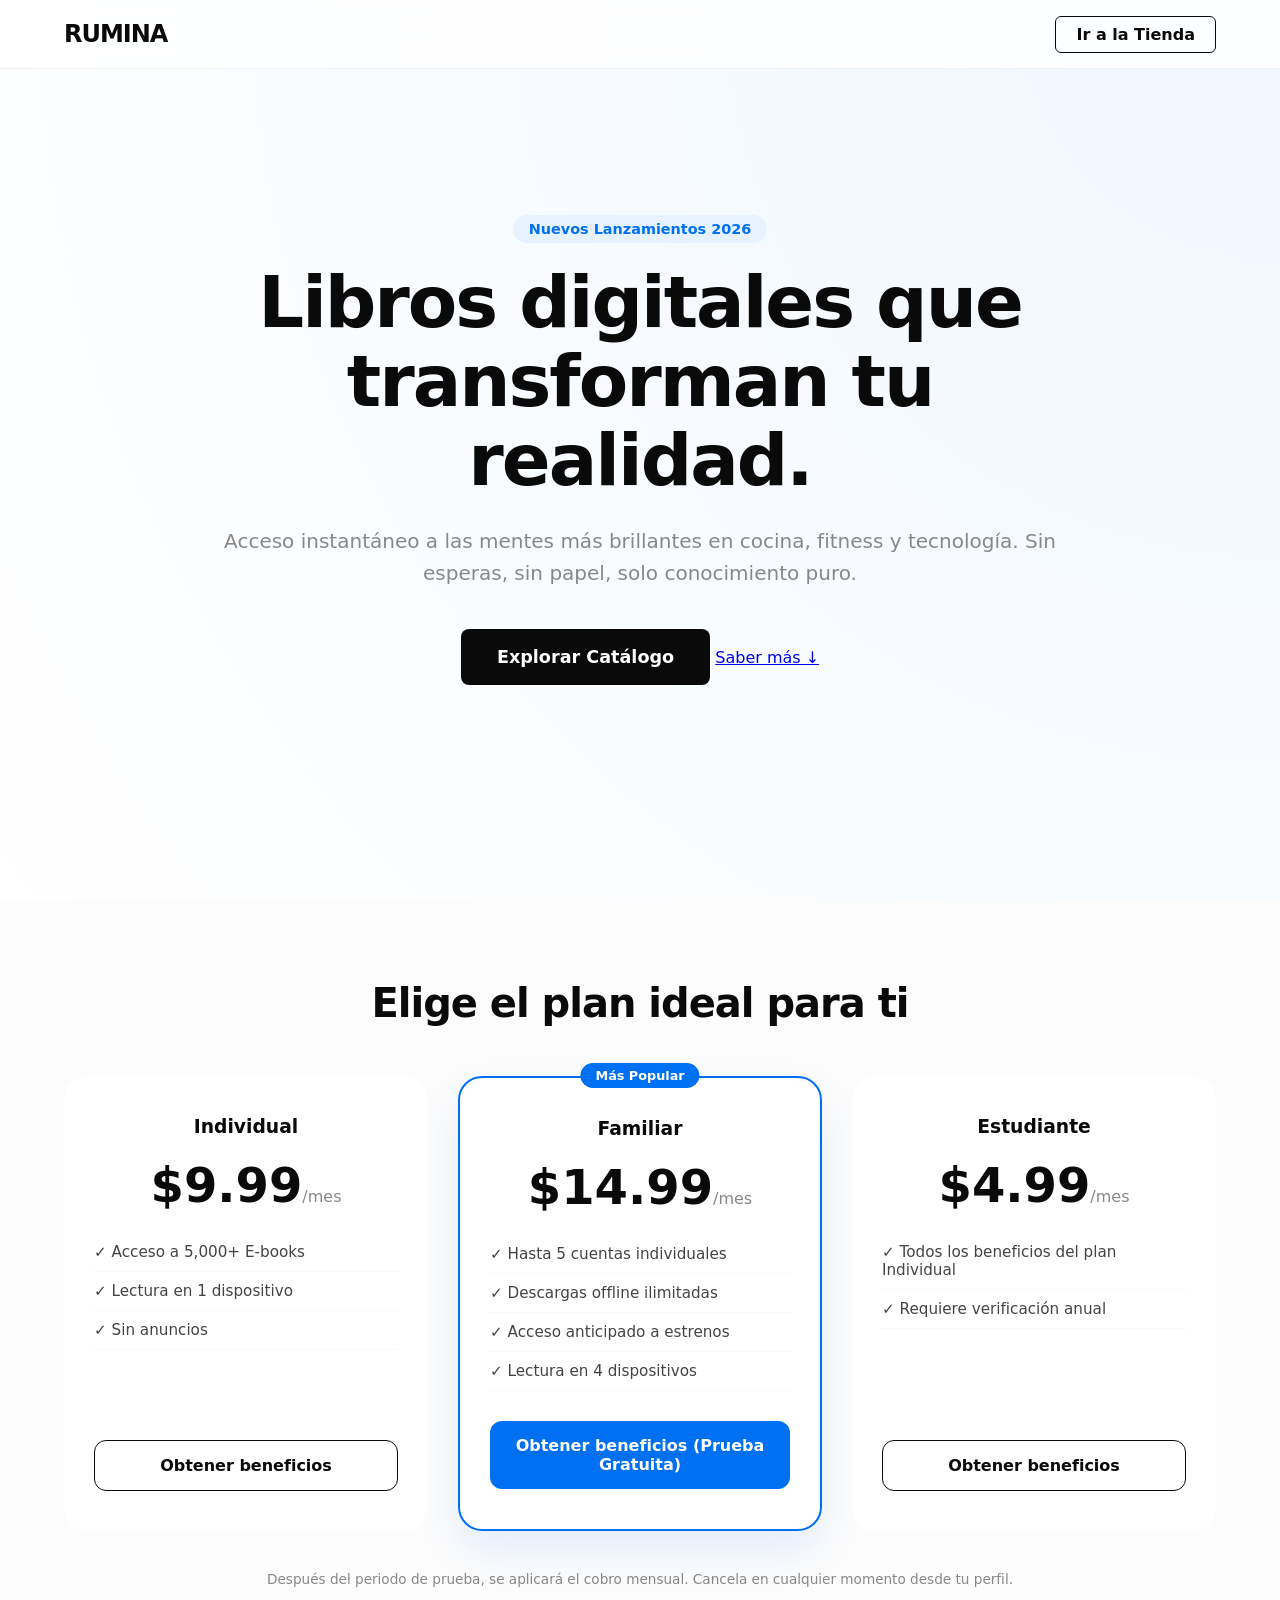
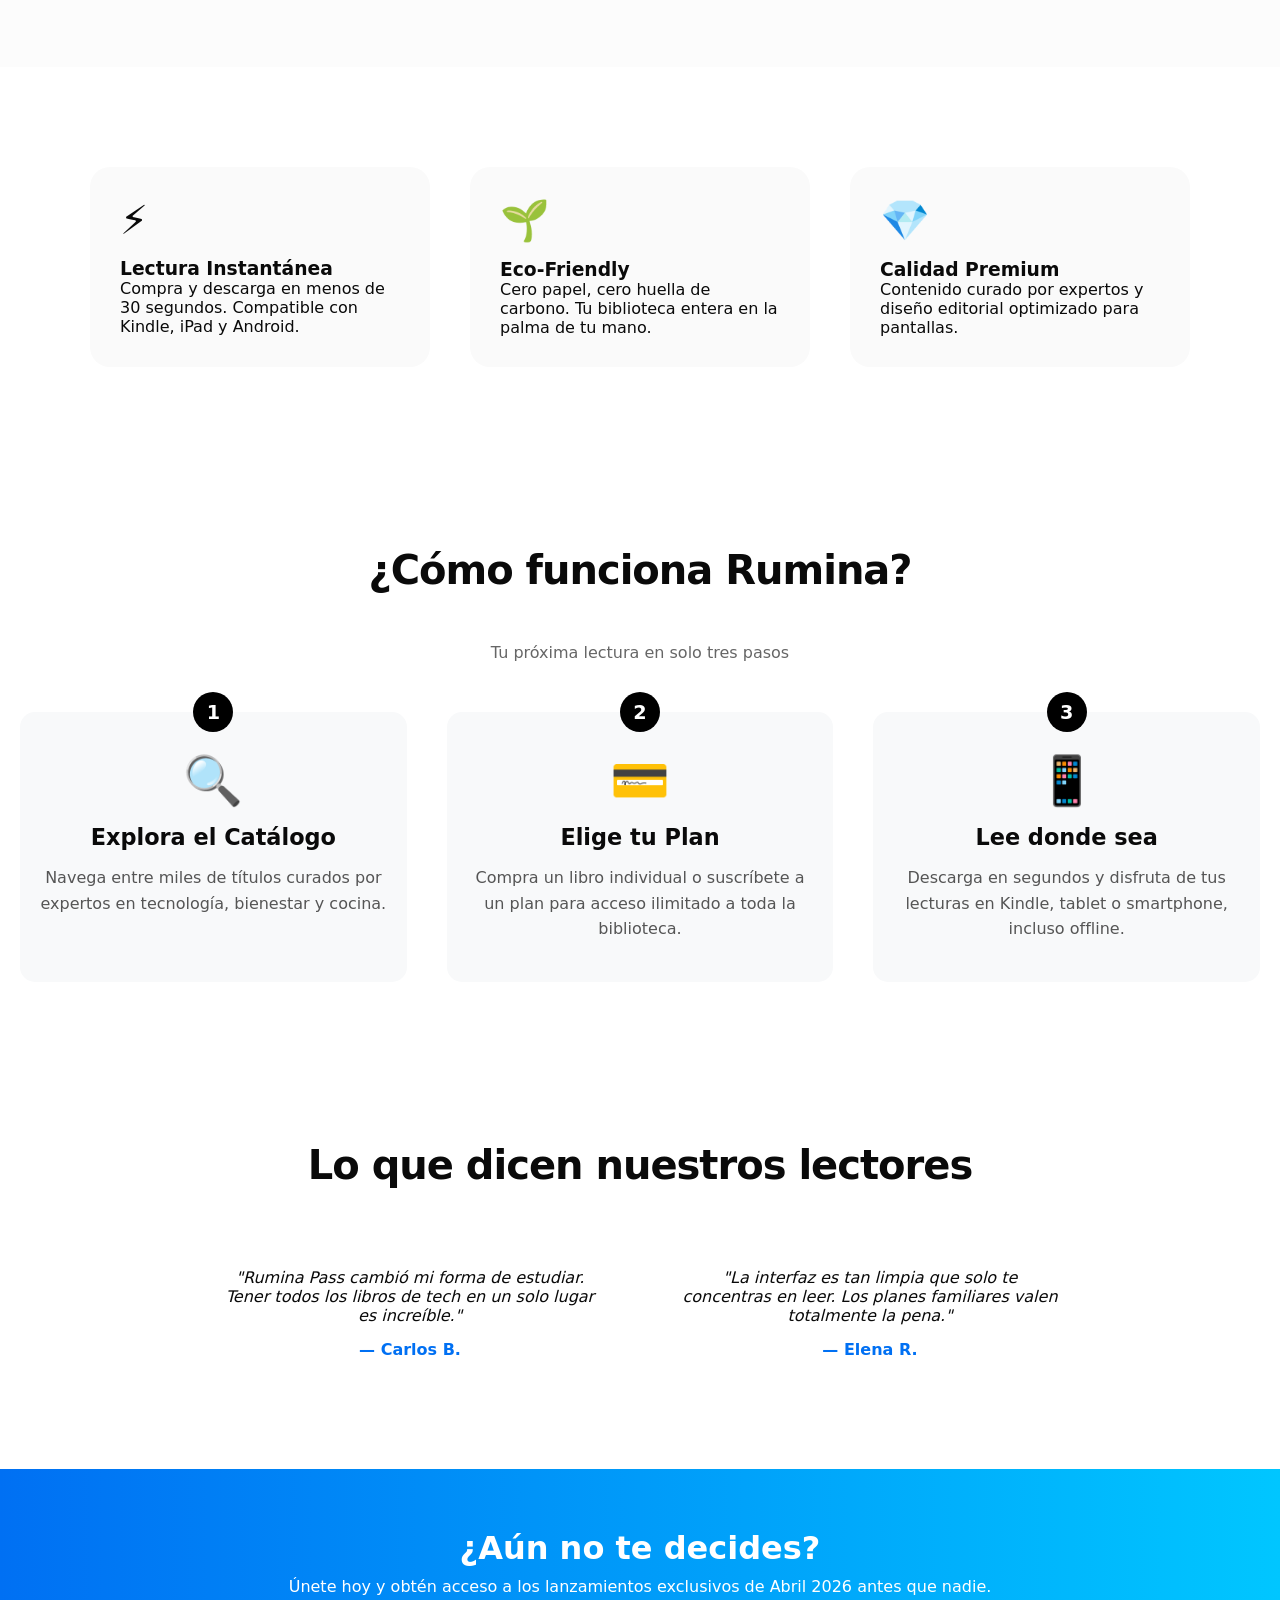
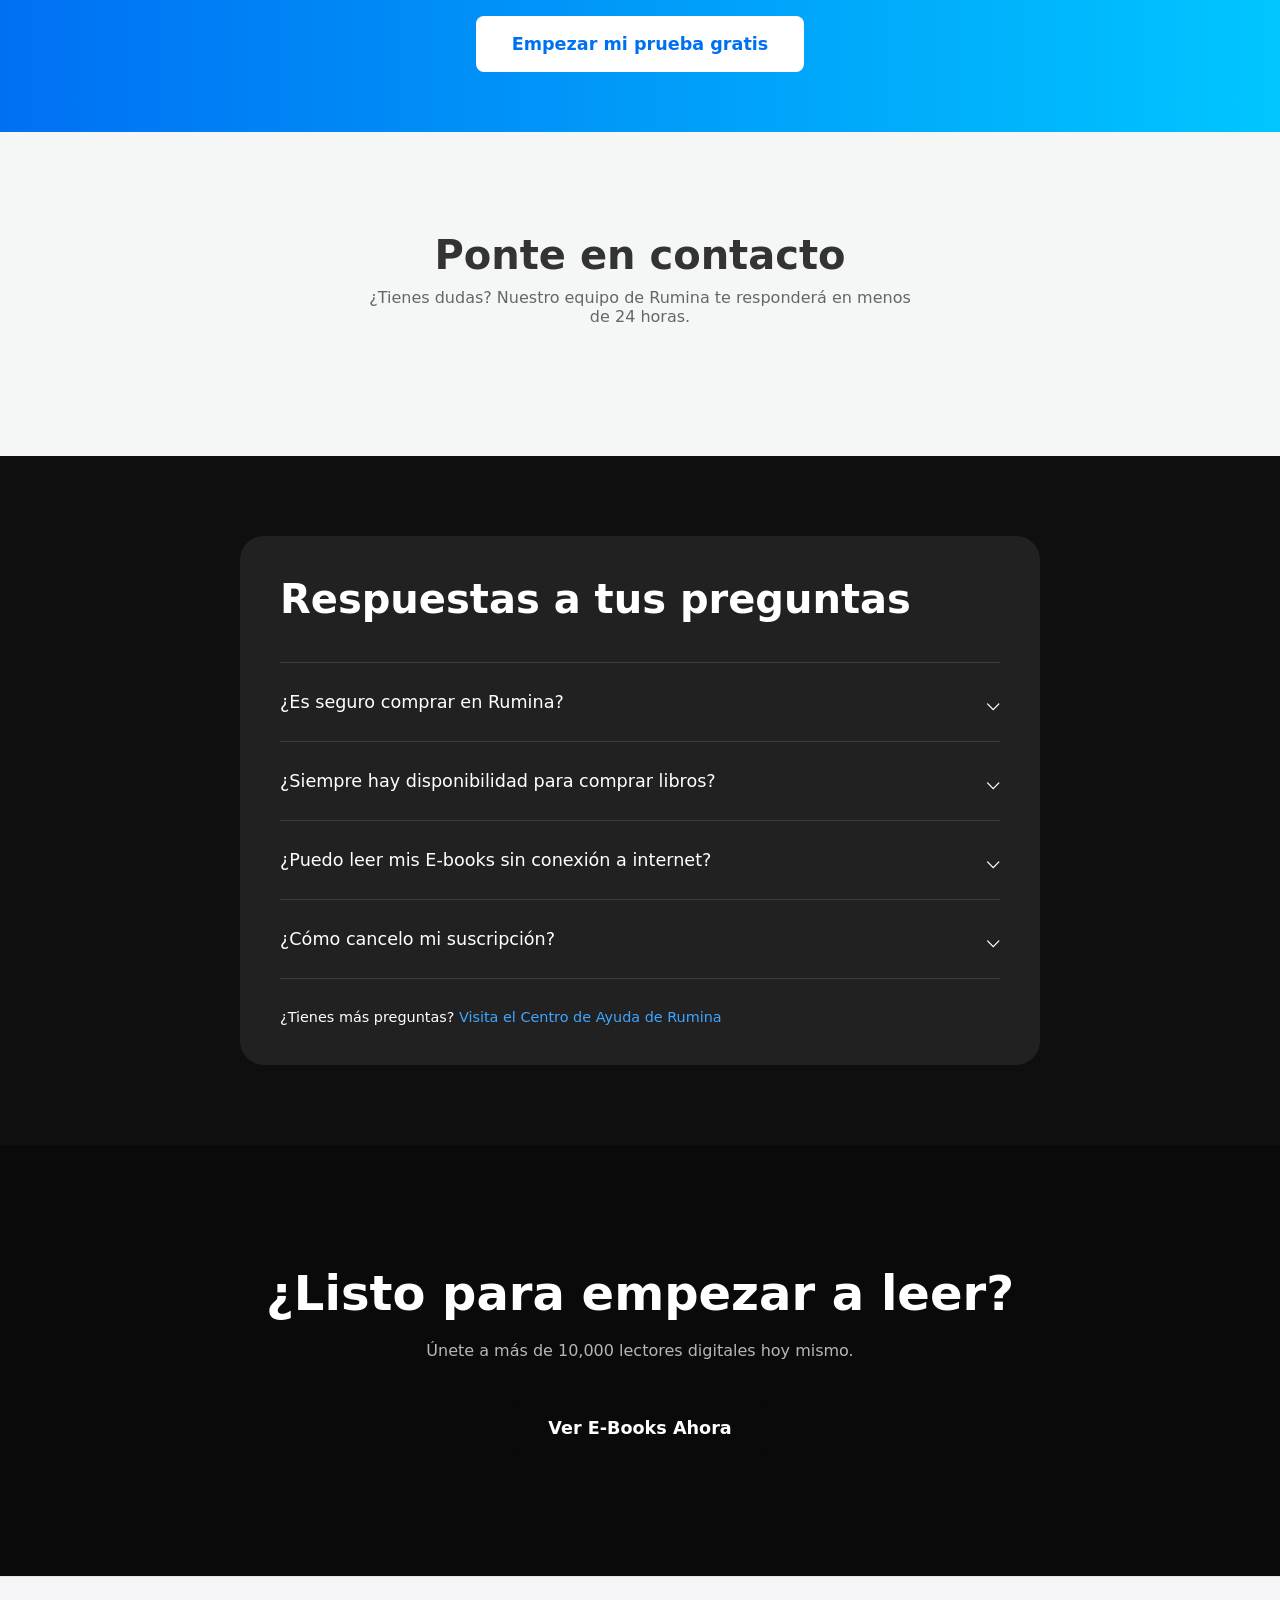
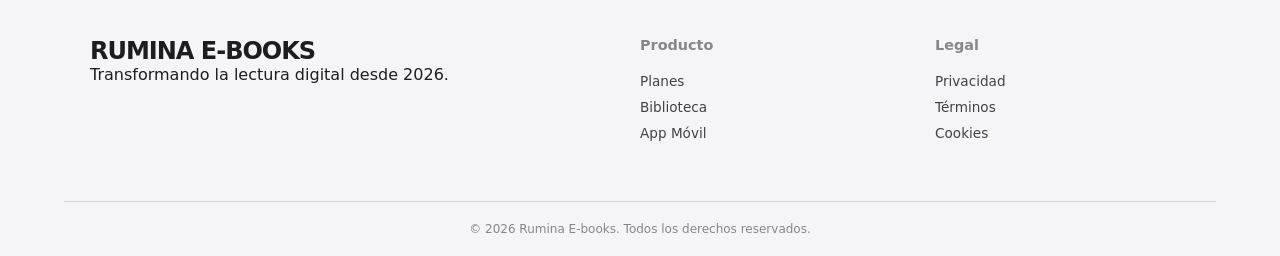
<file: index.html>
<!DOCTYPE html>
<html lang="es">
<head>
    <script async src="https://www.googletagmanager.com/gtag/js?id=G-RYSBRY0KLP"></script>
    <script>
      window.dataLayer = window.dataLayer || [];
      function gtag(){dataLayer.push(arguments);}
      gtag('js', new Date());
      gtag('config', 'G-RYSBRY0KLP');
    </script>
    <meta charset="UTF-8">
    <meta name="viewport" content="width=device-width, initial-scale=1.0">
    
    <meta name="description" content="Acceso instantáneo a libros digitales de cocina, fitness y tecnología. Transforma tu realidad con el conocimiento puro de Rumina E-books.">
    
    <title>Rumina | Tu Próxima Aventura Comienza Aquí</title>
    <link rel="stylesheet" href="estilos-landing.css">
</head>
<body>

    <nav class="nav-transparente">
        <div class="logotipo">RUMINA</div>
        <div class="nav-links">
            <a href="landing_page.html" class="cta-secundario">Ir a la Tienda</a>
        </div>
    </nav>

    <header class="hero">
        <div class="hero-content">
            <span class="badge">Nuevos Lanzamientos 2026</span>
            <h1>Libros digitales que transforman tu realidad.</h1>
            <p>Acceso instantáneo a las mentes más brillantes en cocina, fitness y tecnología. Sin esperas, sin papel, solo conocimiento puro.</p>
            <div class="hero-btns">
                <a href="landing_page.html" class="cta-principal">Explorar Catálogo</a>
                <a href="#beneficios" class="link-texto">Saber más ↓</a>
            </div>
        </div>
    </header>

    <section id="planes" class="seccion-planes">
        <div class="contenedor">
            <h2 class="titulo-seccion">Elige el plan ideal para ti</h2>
            <div class="grid-planes">
                
                <div class="plan-card">
                    <h3>Individual</h3>
                    <div class="precio">$9.99<span>/mes</span></div>
                    <ul class="lista-beneficios">
                        <li>✓ Acceso a 5,000+ E-books</li>
                        <li>✓ Lectura en 1 dispositivo</li>
                        <li>✓ Sin anuncios</li>
                    </ul>
                    <a href="index.html" class="btn-plan" onclick="gtag('event', 'click_plan_Individual', {'category': 'suscripcion'});">Obtener beneficios</a>
                </div>

                <div class="plan-card destacado">
                    <div class="popular-tag">Más Popular</div>
                    <h3>Familiar</h3>
                    <div class="precio">$14.99<span>/mes</span></div>
                    <ul class="lista-beneficios">
                        <li>✓ Hasta 5 cuentas individuales</li>
                        <li>✓ Descargas offline ilimitadas</li>
                        <li>✓ Acceso anticipado a estrenos</li>
                        <li>✓ Lectura en 4 dispositivos</li>
                    </ul>
                    <a href="index.html" class="btn-plan principal" onclick="gtag('event', 'click_plan_familiar', {'category': 'suscripcion'});">Obtener beneficios (Prueba Gratuita)</a>
                </div>

                <div class="plan-card">
                    <h3>Estudiante</h3>
                    <div class="precio">$4.99<span>/mes</span></div>
                    <ul class="lista-beneficios">
                        <li>✓ Todos los beneficios del plan Individual</li>
                        <li>✓ Requiere verificación anual</li>
                    </ul>
                    <a href="index.html" class="btn-plan" onclick="gtag('event', 'click_plan_Estudiante', {'category': 'suscripcion'});">Obtener beneficios</a>
                </div>

            </div>
            <p class="nota-pie">Después del periodo de prueba, se aplicará el cobro mensual. Cancela en cualquier momento desde tu perfil.</p>
        </div>
    </section>

    <section id="beneficios" class="seccion-blanca">
        <div class="contenedor">
            <div class="grid-beneficios">
                <div class="beneficio-card">
                    <div class="icono">⚡</div>
                    <h3>Lectura Instantánea</h3>
                    <p>Compra y descarga en menos de 30 segundos. Compatible con Kindle, iPad y Android.</p>
                </div>
                <div class="beneficio-card">
                    <div class="icono">🌱</div>
                    <h3>Eco-Friendly</h3>
                    <p>Cero papel, cero huella de carbono. Tu biblioteca entera en la palma de tu mano.</p>
                </div>
                <div class="beneficio-card">
                    <div class="icono">💎</div>
                    <h3>Calidad Premium</h3>
                    <p>Contenido curado por expertos y diseño editorial optimizado para pantallas.</p>
                </div>
            </div>
        </div>
    </section>

    <section id="explicacion" class="seccion-explicacion">
        <div class="contenedor">
            <h2 class="titulo-seccion">¿Cómo funciona Rumina?</h2>
            <p class="subtitulo-seccion">Tu próxima lectura en solo tres pasos</p>
            
            <div class="grid-pasos">
                <div class="paso-card">
                    <div class="paso-numero">1</div>
                    <div class="paso-icono">🔍</div>
                    <h3>Explora el Catálogo</h3>
                    <p>Navega entre miles de títulos curados por expertos en tecnología, bienestar y cocina.</p>
                </div>

                <div class="paso-card">
                    <div class="paso-numero">2</div>
                    <div class="paso-icono">💳</div>
                    <h3>Elige tu Plan</h3>
                    <p>Compra un libro individual o suscríbete a un plan para acceso ilimitado a toda la biblioteca.</p>
                </div>

                <div class="paso-card">
                    <div class="paso-numero">3</div>
                    <div class="paso-icono">📱</div>
                    <h3>Lee donde sea</h3>
                    <p>Descarga en segundos y disfruta de tus lecturas en Kindle, tablet o smartphone, incluso offline.</p>
                </div>
            </div>
        </div>
    </section>

    <section class="seccion-testimonios">
        <div class="contenedor">
            <h2 class="titulo-seccion">Lo que dicen nuestros lectores</h2>
            <div class="grid-testimonios">
                <div class="testimonio-card">
                    <p>"Rumina Pass cambió mi forma de estudiar. Tener todos los libros de tech en un solo lugar es increíble."</p>
                    <strong>— Carlos B.</strong>
                </div>
                <div class="testimonio-card">
                    <p>"La interfaz es tan limpia que solo te concentras en leer. Los planes familiares valen totalmente la pena."</p>
                    <strong>— Elena R.</strong>
                </div>
            </div>
        </div>
    </section>

    <section class="cta-intermedio">
        <div class="contenedor-trigger">
            <h3>¿Aún no te decides?</h3>
            <p>Únete hoy y obtén acceso a los lanzamientos exclusivos de Abril 2026 antes que nadie.</p>
            <a href="#planes" class="cta-principal">Empezar mi prueba gratis</a>
        </div>
    </section>

    <!-- AQUÍ SE INTEGRÓ TU FORMULARIO EXTRAÍDO -->
    <section class="seccion-contacto" style="background-color: #f4f7f6; padding: 100px 0; text-align: center;">
        <div class="contenedor-form-card" style="max-width: 600px; margin: 0 auto; padding: 0 20px;">
            <h2 style="font-size: 2.5rem; margin-bottom: 10px; color: #333;">Ponte en contacto</h2>
            <p style="margin-bottom: 30px; color: #666;">¿Tienes dudas? Nuestro equipo de Rumina te responderá en menos de 24 horas.</p>
            
            <!-- Scripts y Contenedor de HubSpot -->
            <script src="https://js.hsforms.net/forms/embed/51380711.js" defer></script>
            <div class="hs-form-frame" 
                 data-region="na1" 
                 data-form-id="34f5215d-7d9f-41e8-9b78-81fe3473d02f" 
                 data-portal-id="51380711">
            </div>
        </div>
    </section>

    <section class="seccion-faq">
        <div class="contenedor-faq">
            <h2>Respuestas a tus preguntas</h2>
            
            <div class="lista-acordeon">
                <details>
                    <summary>¿Es seguro comprar en Rumina? <span class="flecha"></span></summary>
                    <div class="contenido">
                        <p>Absolutamente. Utilizamos encriptación de extremo a extremo para procesar tus pagos. No guardamos los datos de tu tarjeta en nuestros servidores; todo se gestiona a través de pasarelas de pago certificadas internacionalmente.</p>
                    </div>
                </details>

                <details>
                    <summary>¿Siempre hay disponibilidad para comprar libros? <span class="flecha"></span></summary>
                    <div class="contenido">
                        <p>¡Sí! Al ser productos digitales (E-books), el stock es ilimitado. Una vez que te suscribes o realizas una compra, el acceso es instantáneo y garantizado las 24 horas del día.</p>
                    </div>
                </details>

                <details>
                    <summary>¿Puedo leer mis E-books sin conexión a internet? <span class="flecha"></span></summary>
                    <div class="contenido">
                        <p>Con Rumina Pass, puedes descargar tus libros favoritos directamente en nuestra aplicación para leerlos en el avión, el metro o cualquier lugar sin necesidad de Wi-Fi.</p>
                    </div>
                </details>

                <details>
                    <summary>¿Cómo cancelo mi suscripción? <span class="flecha"></span></summary>
                    <div class="contenido">
                        <p>Puedes cancelar en cualquier momento desde la configuración de tu perfil. Seguirás teniendo acceso a la biblioteca hasta que termine tu periodo de facturación actual.</p>
                    </div>
                </details>
            </div>

            <div class="ayuda-extra">
                <p>¿Tienes más preguntas? <a href="#">Visita el Centro de Ayuda de Rumina</a></p>
            </div>
        </div>
    </section>

    <section class="seccion-oscura">
        <div class="contenedor">
            <h2>¿Listo para empezar a leer?</h2>
            <p>Únete a más de 10,000 lectores digitales hoy mismo.</p>
            <a href="landing_page.html" class="cta-principal">Ver E-Books Ahora</a>
        </div>
    </section>


    <footer class="footer-principal">
        <div class="contenedor-footer">
            <div class="footer-info">
                <div class="logotipo">RUMINA E-BOOKS</div>
                <p>Transformando la lectura digital desde 2026.</p>
            </div>
            <div class="footer-links">
                <h4>Producto</h4>
                <a href="#planes">Planes</a>
                <a href="index.html">Biblioteca</a>
                <a href="#">App Móvil</a>
            </div>
            <div class="footer-links">
                <h4>Legal</h4>
                <a href="#">Privacidad</a>
                <a href="#">Términos</a>
                <a href="#">Cookies</a>
            </div>
        </div>
        <div class="footer-copy">
            &copy; 2026 Rumina E-books. Todos los derechos reservados.
        </div>
    </footer>
</body>
</html>
</file>
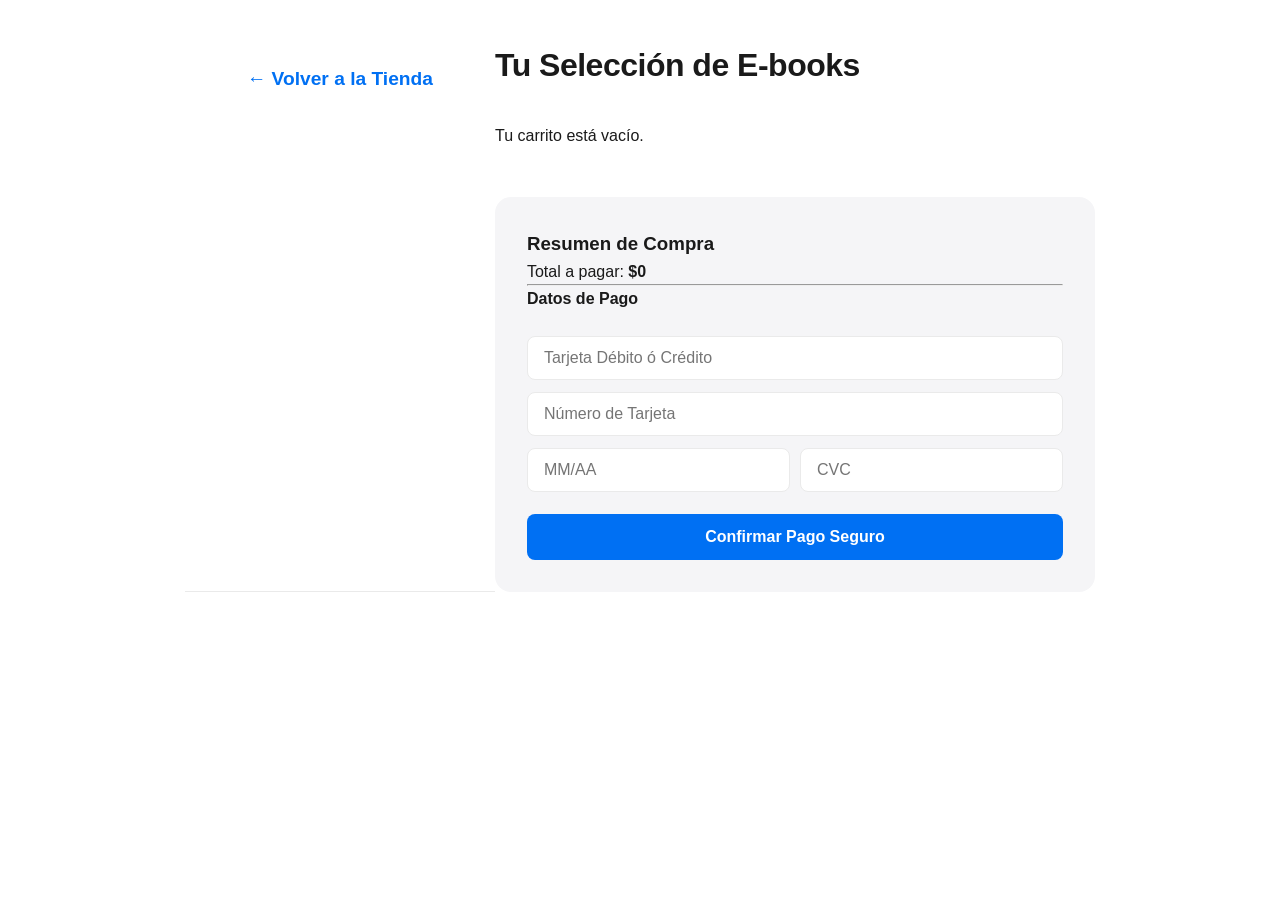
<file: carrito.html>
<!DOCTYPE html>
<html lang="es">
<head>
    <meta charset="UTF-8">
    <title>Tu Carrito | Rumina</title>
    <link rel="stylesheet" href="estilos.css">
    <link rel="stylesheet" href="estilos-carrito.css">
    <script src="https://t.contentsquare.net/uxa/d59cfdc120b96.js"></script>
</head>
<body>
    <nav>
        <a href="index.html" class="logotipo">← Volver a la Tienda</a>
    </nav>

    <main class="contenedor-carrito">
        <h2>Tu Selección de E-books</h2>
        <div id="lista-carrito">
            </div>

        <div class="resumen-pago">
            <h3>Resumen de Compra</h3>
            <p>Total a pagar: <strong>$<span id="total-pago">0</span></strong></p>
            <hr>
            <h4>Datos de Pago</h4>
            <form id="form-pago">
                <input type="text" placeholder="Tarjeta Débito ó Crédito" required>
                <input type="text" placeholder="Número de Tarjeta" maxlength="16" required>
                <div style="display:flex; gap:10px;">
                    <input type="text" placeholder="MM/AA" style="width:50%" required>
                    <input type="text" placeholder="CVC" style="width:50%" required>
                </div>
                <button type="submit" class="boton-pagar">Confirmar Pago Seguro</button>
            </form>
        </div>
    </main>

    <script src="logica-carrito.js"></script>
</body>
</html>
</file>
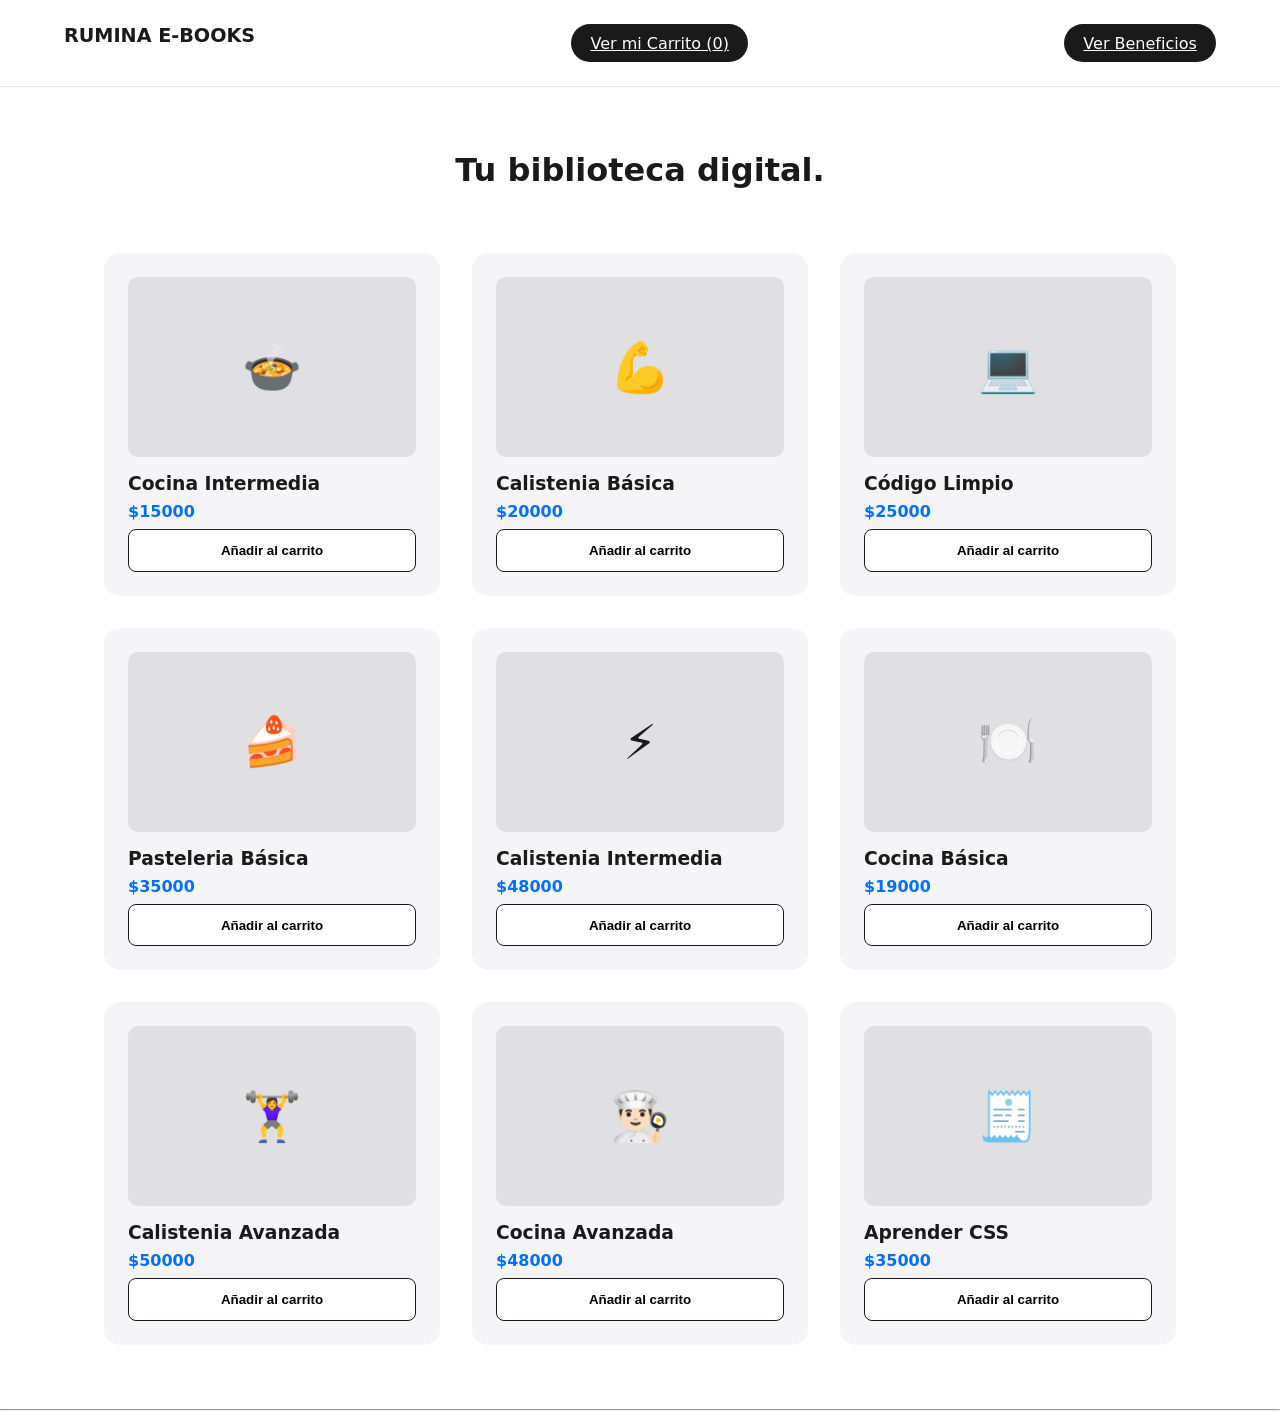
<file: landing_page.html>
<!DOCTYPE html>
<html lang="es">
<head>
    <!-- Google Tag Manager -->
<script>(function(w,d,s,l,i){w[l]=w[l]||[];w[l].push({'gtm.start':
new Date().getTime(),event:'gtm.js'});var f=d.getElementsByTagName(s)[0],
j=d.createElement(s),dl=l!='dataLayer'?'&l='+l:'';j.async=true;j.src=
'https://www.googletagmanager.com/gtm.js?id='+i+dl;f.parentNode.insertBefore(j,f);
})(window,document,'script','dataLayer','GTM-K3DPLKS6');</script>
<!-- End Google Tag Manager -->
    <meta charset="UTF-8">
    <title>Rumina | Tienda</title>
    <link rel="stylesheet" href="estilos.css">
    <!-- Google tag (gtag.js) -->
<script async src="https://www.googletagmanager.com/gtag/js?id=G-RYSBRY0KLP"></script>
<script>
  window.dataLayer = window.dataLayer || [];
  function gtag(){dataLayer.push(arguments);}
  gtag('js', new Date());

  gtag('config', 'G-RYSBRY0KLP');
</script>
<script src="https://t.contentsquare.net/uxa/d59cfdc120b96.js"></script>
</head>
<body>
    <!-- Google Tag Manager (noscript) -->
<noscript><iframe src="https://www.googletagmanager.com/ns.html?id=GTM-K3DPLKS6"
height="0" width="0" style="display:none;visibility:hidden"></iframe></noscript>
<!-- End Google Tag Manager (noscript) -->
    <nav>
        <div class="logotipo">RUMINA E-BOOKS</div>
        <a href="carrito.html" class="boton-carrito" onclick="gtag('event', 'view_cart', {'method': 'nav_bar'});">Ver mi Carrito (<span id="contador">0</span>)</a>
        <a href="index.html" class="boton-Beneficios" onclick="gtag('event', 'click_beneficios', {'location': 'nav_bar'});">Ver Beneficios</a>
    </nav>

    <header>
        <h1>Tu biblioteca digital.</h1>
    </header>

    <main class="productos" id="lista-productos"></main>

    <script src="tienda.js"></script>
    <hr>
</body>
</html>
</file>
<file: estilos-landing.css>
:root {
    --primario: #0070f3; 
    --oscuro: #0a0a0a;
    --blanco: #ffffff;
    --gris: #888888;
    --fuente: -apple-system, system-ui, sans-serif;
}

* { box-sizing: border-box; margin: 0; padding: 0; }

body {
    font-family: var(--fuente);
    background-color: var(--blanco);
    color: var(--oscuro);
    scroll-behavior: smooth;
}

.nav-transparente {
    display: flex;
    justify-content: space-between;
    align-items: center;
    padding: 20px 5%;
    position: fixed;
    width: 100%;
    top: 0;
    z-index: 1000;
    background: rgba(255, 255, 255, 0.8);
    backdrop-filter: blur(10px);
    border-bottom: 1px solid rgba(0,0,0,0.05);
}

.logotipo { font-weight: 900; font-size: 1.5rem; letter-spacing: -1px; }

.hero {
    height: 100vh;
    display: flex;
    align-items: center;
    justify-content: center;
    text-align: center;
    background: radial-gradient(circle at top right, #f0f7ff, #ffffff);
    padding: 0 5%;
}

.hero-content { max-width: 850px; }

.badge {
    background: #e6f2ff;
    color: var(--primario);
    padding: 6px 16px;
    border-radius: 20px;
    font-weight: 600;
    font-size: 0.9rem;
    display: inline-block;
    margin-bottom: 20px;
}

.hero h1 {
    font-size: clamp(2.5rem, 8vw, 4.5rem);
    line-height: 1.1;
    letter-spacing: -2px;
    margin-bottom: 25px;
    font-weight: 800;
}

.hero p {
    font-size: 1.25rem;
    color: var(--gris);
    margin-bottom: 40px;
    line-height: 1.6;
}

.cta-principal {
    background: var(--oscuro);
    color: var(--blanco);
    padding: 18px 36px;
    border-radius: 8px;
    text-decoration: none;
    font-weight: 600;
    font-size: 1.1rem;
    transition: transform 0.2s;
    display: inline-block;
}

.cta-principal:hover { transform: scale(1.05); }

.cta-secundario {
    text-decoration: none;
    color: var(--oscuro);
    font-weight: 600;
    border: 1px solid var(--oscuro);
    padding: 8px 20px;
    border-radius: 6px;
}

.seccion-blanca { padding: 100px 5%; }

.grid-beneficios {
    display: grid;
    grid-template-columns: repeat(auto-fit, minmax(280px, 1fr));
    gap: 40px;
    max-width: 1100px;
    margin: 0 auto;
}

.beneficio-card {
    padding: 30px;
    border-radius: 20px;
    background: #fafafa;
    transition: background 0.3s;
}

.beneficio-card:hover { background: #f0f7ff; }

.icono { font-size: 2.5rem; margin-bottom: 15px; }


.seccion-oscura {
    background: var(--oscuro);
    color: var(--blanco);
    padding: 120px 5%;
    text-align: center;
}

.seccion-oscura h2 { font-size: 3rem; margin-bottom: 20px; }
.seccion-oscura p { margin-bottom: 40px; opacity: 0.7; }

.pass-tag {
    background: var(--primario);
    color: white;
    padding: 2px 8px;
    border-radius: 4px;
    font-size: 0.8rem;
    vertical-align: middle;
}

.seccion-planes {
    padding: 80px 5%;
    background-color: #fcfcfc;
    text-align: center;
}

.titulo-seccion {
    font-size: 2.5rem;
    margin-bottom: 50px;
    letter-spacing: -1px;
}

.grid-planes {
    display: grid;
    grid-template-columns: repeat(auto-fit, minmax(300px, 1fr));
    gap: 30px;
    max-width: 1200px;
    margin: 0 auto;
}

.plan-card {
    background: white;
    padding: 40px 30px;
    border-radius: 24px;
    border: 1px solid var(--borde);
    display: flex;
    flex-direction: column;
    position: relative;
    transition: transform 0.3s ease;
}

.plan-card:hover { transform: translateY(-10px); }


.plan-card.destacado {
    border: 2px solid var(--primario);
    box-shadow: 0 20px 40px rgba(0, 112, 243, 0.1);
}

.popular-tag {
    position: absolute;
    top: -15px;
    left: 50%;
    transform: translateX(-50%);
    background: var(--primario);
    color: white;
    padding: 5px 15px;
    border-radius: 20px;
    font-size: 0.8rem;
    font-weight: 700;
}

.precio {
    font-size: 3rem;
    font-weight: 800;
    margin: 20px 0;
}

.precio span {
    font-size: 1rem;
    color: var(--gris);
    font-weight: 400;
}

.lista-beneficios {
    list-style: none;
    text-align: left;
    margin-bottom: 30px;
    flex-grow: 1;
}

.lista-beneficios li {
    padding: 10px 0;
    border-bottom: 1px solid #f9f9f9;
    font-size: 0.95rem;
    color: #444;
}

.btn-plan {
    text-decoration: none;
    padding: 15px;
    border-radius: 12px;
    font-weight: 700;
    border: 1px solid var(--oscuro);
    color: var(--oscuro);
    transition: all 0.2s;
}

.btn-plan.principal {
    background: var(--primario);
    color: white;
    border: none;
}

.btn-plan:hover { opacity: 0.8; }

.nota-pie {
    margin-top: 40px;
    font-size: 0.85rem;
    color: var(--gris);
}

.seccion-faq {
    background-color: #0f0f0f; 
    padding: 80px 5%;
    color: white;
}

.contenedor-faq {
    max-width: 800px;
    margin: 0 auto;
    background-color: #212121; 
    padding: 40px;
    border-radius: 24px;
}

.contenedor-faq h2 {
    font-size: 2.5rem;
    margin-bottom: 40px;
    font-weight: 700;
}

.lista-acordeon {
    border-top: 1px solid #3d3d3d;
}

details {
    border-bottom: 1px solid #3d3d3d;
    cursor: pointer;
}

summary {
    list-style: none; 
    padding: 25px 0;
    font-size: 1.1rem;
    font-weight: 500;
    display: flex;
    justify-content: space-between;
    align-items: center;
    outline: none;
}

summary .flecha::after {
    content: '⌵'; 
    font-size: 1.5rem;
    transition: transform 0.3s;
}

details[open] summary .flecha::after {
    transform: rotate(180deg);
}

.contenido {
    padding-bottom: 25px;
    color: #aaaaaa;
    line-height: 1.6;
    font-size: 1rem;
    max-width: 90%;
}

.ayuda-extra {
    margin-top: 30px;
    font-size: 0.9rem;
}

.ayuda-extra a {
    color: #3ea6ff; 
    text-decoration: none;
}

.ayuda-extra a:hover {
    text-decoration: underline;
}

.seccion-testimonios { padding: 80px 5%; text-align: center; background: #fff; }
.grid-testimonios { display: grid; grid-template-columns: 1fr 1fr; gap: 20px; max-width: 900px; margin: 0 auto; }
.testimonio-card { padding: 30px; background: var(--gris-claro); border-radius: 16px; font-style: italic; }
.testimonio-card strong { display: block; margin-top: 15px; font-style: normal; color: var(--primario); }


.cta-intermedio { padding: 60px 5%; background: linear-gradient(90deg, #0070f3, #00c6ff); color: white; text-align: center; }
.contenedor-trigger h3 { font-size: 2rem; margin-bottom: 10px; }
.cta-intermedio .cta-principal { background: white; color: var(--primario); margin-top: 20px; }

.footer-principal {
    background-color: #f5f5f7;
    padding: 60px 5% 20px;
    color: #1d1d1f;
    border-top: 1px solid #e5e5e5;
}
.contenedor-footer {
    display: grid;
    grid-template-columns: 2fr 1fr 1fr;
    gap: 40px;
    max-width: 1100px;
    margin: 0 auto;
}
.footer-links h4 { margin-bottom: 20px; font-size: 0.9rem; color: #86868b; }
.footer-links a { display: block; text-decoration: none; color: #424245; margin-bottom: 10px; font-size: 0.85rem; }
.footer-links a:hover { color: var(--primario); }
.footer-copy {
    text-align: center;
    margin-top: 50px;
    padding-top: 20px;
    border-top: 1px solid #d2d2d7;
    font-size: 0.75rem;
    color: #86868b;
}
.seccion-explicacion {
    padding: 80px 0;
    background-color: #ffffff;
    text-align: center;
}

.subtitulo-seccion {
    color: #666;
    margin-bottom: 50px;
}

.grid-pasos {
    display: grid;
    grid-template-columns: repeat(auto-fit, minmax(250px, 1fr));
    gap: 40px;
    padding: 0 20px;
}

.paso-card {
    position: relative;
    padding: 40px 20px;
    background: #f8f9fa;
    border-radius: 15px;
    transition: transform 0.3s ease;
}

.paso-card:hover {
    transform: translateY(-10px);
}

.paso-numero {
    position: absolute;
    top: -20px;
    left: 50%;
    transform: translateX(-50%);
    background: #000; 
    color: white;
    width: 40px;
    height: 40px;
    border-radius: 50%;
    display: flex;
    align-items: center;
    justify-content: center;
    font-weight: bold;
    font-size: 1.2rem;
}

.paso-icono {
    font-size: 3rem;
    margin-bottom: 15px;
}

.paso-card h3 {
    margin-bottom: 15px;
    font-size: 1.4rem;
}

.paso-card p {
    color: #555;
    line-height: 1.6;
}
</file>
<file: estilos.css>
:root {
    --fondo: #ffffff;
    --texto: #1a1a1a;
    --acento: #0070f3;
    --gris: #f5f5f7;
    --borde: #eaeaea;
    --rojo: #ff4d4d;
}

* { box-sizing: border-box; margin: 0; padding: 0; }

body {
    font-family: -apple-system, system-ui, sans-serif;
    background-color: var(--fondo);
    color: var(--texto);
}

nav { display: flex; justify-content: space-between; padding: 1.5rem 5%; border-bottom: 1px solid var(--borde); position: sticky; top: 0; background: white; z-index: 10; }
.logotipo { font-weight: 800; font-size: 1.2rem; }
.boton-carrito { background: var(--texto); color: white; padding: 0.6rem 1.2rem; border-radius: 25px; border: none; cursor: pointer; }
.boton-Beneficios { background: var(--texto); color: white; padding: 0.6rem 1.2rem; border-radius: 25px; border: none; cursor: pointer; }

header { padding: 4rem 5%; text-align: center; }
.productos { display: grid; grid-template-columns: repeat(auto-fill, minmax(250px, 1fr)); gap: 2rem; padding: 0 5% 4rem; max-width: 1200px; margin: 0 auto; }

.tarjeta { background: var(--gris); border-radius: 16px; padding: 1.5rem; transition: 0.3s; }
.tarjeta:hover { transform: translateY(-5px); box-shadow: 0 10px 20px rgba(0,0,0,0.05); }
.portada-tarjeta { height: 180px; background: #e0e0e2; border-radius: 10px; display: flex; align-items: center; justify-content: center; font-size: 3rem; margin-bottom: 1rem; }
.precio { font-weight: 700; color: var(--acento); margin: 0.5rem 0; }

.boton-agregar { width: 100%; padding: 0.8rem; border: 1px solid var(--texto); border-radius: 8px; cursor: pointer; background: white; font-weight: 600; }
.boton-agregar:hover { background: var(--texto); color: white; }


#panel-carrito { position: fixed; right: -400px; top: 0; width: 380px; height: 100vh; background: white; border-left: 1px solid var(--borde); transition: 0.4s; padding: 2rem; z-index: 100; display: flex; flex-direction: column; }
#panel-carrito.activo { right: 0; }

.item-carrito { display: flex; justify-content: space-between; align-items: center; padding: 1rem 0; border-bottom: 1px solid var(--borde); }
.boton-quitar { background: none; border: none; color: var(--rojo); cursor: pointer; font-size: 0.8rem; font-weight: 600; }

.fila-total { display: flex; justify-content: space-between; font-size: 1.2rem; margin: 1.5rem 0; }
.boton-pagar { width: 100%; padding: 1rem; background: var(--acento); color: white; border: none; border-radius: 8px; font-weight: 700; cursor: pointer; }

.modal { display: none; position: fixed; top: 0; left: 0; width: 100%; height: 100%; background: rgba(0,0,0,0.4); backdrop-filter: blur(4px); z-index: 200; align-items: center; justify-content: center; }
.modal.activo { display: flex; }
.contenido-pago { background: white; width: 90%; max-width: 450px; padding: 2.5rem; border-radius: 20px; box-shadow: 0 20px 40px rgba(0,0,0,0.1); }

.grupo-input { margin-bottom: 1.2rem; display: flex; flex-direction: column; }
.grupo-input label { font-size: 0.8rem; font-weight: 600; margin-bottom: 0.4rem; color: #666; }
.grupo-input input { padding: 0.8rem; border: 1px solid var(--borde); border-radius: 6px; font-size: 1rem; }
.fila-form { display: grid; grid-template-columns: 1fr 1fr; gap: 1rem; }

.resumen-final { background: var(--gris); padding: 1rem; border-radius: 8px; text-align: center; font-size: 1.2rem; font-weight: 800; margin-bottom: 1.5rem; }
.boton-finalizar { width: 100%; padding: 1rem; background: #00ca72; color: white; border: none; border-radius: 8px; font-weight: 700; cursor: pointer; margin-bottom: 0.8rem; }
.boton-cancelar { width: 100%; background: none; border: none; color: #666; cursor: pointer; }


.contenedor-form-card {
    background: #ffffff;
    padding: 50px; 
    border-radius: 20px;
    box-shadow: 0 15px 35px rgba(0, 0, 0, 0.1);
    max-width: 900px; 
    width: 95%; 
    margin: 0 auto;
    text-align: center;
}

.contenedor-form-card h2 {
    font-size: 2rem;
    color: #1a1a1a;
    margin-bottom: 10px;
    font-weight: 700;
}

.contenedor-form-card p {
    color: #666;
    margin-bottom: 40px;
}


.hs-form-frame {
    margin-top: 20px;
}

.hs-input {
    border-radius: 8px !important;
    border: 1px solid #ddd !important;
    padding: 12px !important;
    font-size: 16px !important;
}


.hs-button {
    background-color: #000 !important; 
    border: none !important;
    padding: 15px 40px !important;
    border-radius: 30px !important;
    font-weight: bold !important;
    transition: transform 0.2s ease !important;
    cursor: pointer;
}

.hs-button:hover {
    transform: scale(1.05);
    background-color: #333 !important;
}
</file>
<file: estilos-carrito.css>
:root {
    --fondo: #ffffff;
    --texto: #1a1a1a;
    --acento: #0070f3;
    --gris-claro: #f5f5f7;
    --borde: #eaeaea;
    --rojo: #ff4d4d;
}

body {
    font-family: -apple-system, BlinkMacSystemFont, "Segoe UI", Roboto, sans-serif;
    background-color: var(--fondo);
    color: var(--texto);
    line-height: 1.6;
    margin: 0;
    display: flex;
    justify-content: center;
    padding: 40px 20px;
}

.contenedor-carrito {
    width: 100%;
    max-width: 600px; 
    background: rgb(255, 255, 255);
}

h2 {
    font-size: 2rem;
    letter-spacing: -0.5px;
    margin-bottom: 2rem;
}

nav a {
    text-decoration: none;
    color: var(--acento);
    font-weight: 500;
    display: inline-block;
    margin-bottom: 2rem;
}


.item-carrito {
    display: flex;
    justify-content: space-between;
    align-items: center;
    padding: 1rem 0;
    border-bottom: 1px solid var(--borde);
}

.boton-quitar {
    background: none;
    border: none;
    color: var(--rojo);
    cursor: pointer;
    font-size: 0.85rem;
    font-weight: 600;
}

.resumen-pago {
    margin-top: 3rem;
    padding: 2rem;
    background-color: var(--gris-claro);
    border-radius: 16px;
}

.resumen-pago h3 { margin-top: 0; }

#form-pago {
    display: flex;
    flex-direction: column;
    gap: 12px;
    margin-top: 1.5rem;
}

input {
    padding: 12px 16px;
    border: 1px solid var(--borde);
    border-radius: 8px;
    font-size: 1rem;
    transition: border-color 0.2s;
}

input:focus {
    outline: none;
    border-color: var(--acento);
}

.boton-pagar {
    background-color: var(--acento);
    color: white;
    border: none;
    padding: 14px;
    border-radius: 8px;
    font-weight: 600;
    font-size: 1rem;
    cursor: pointer;
    margin-top: 10px;
    transition: opacity 0.2s;
}

.boton-pagar:hover {
    opacity: 0.9;
}
</file>
